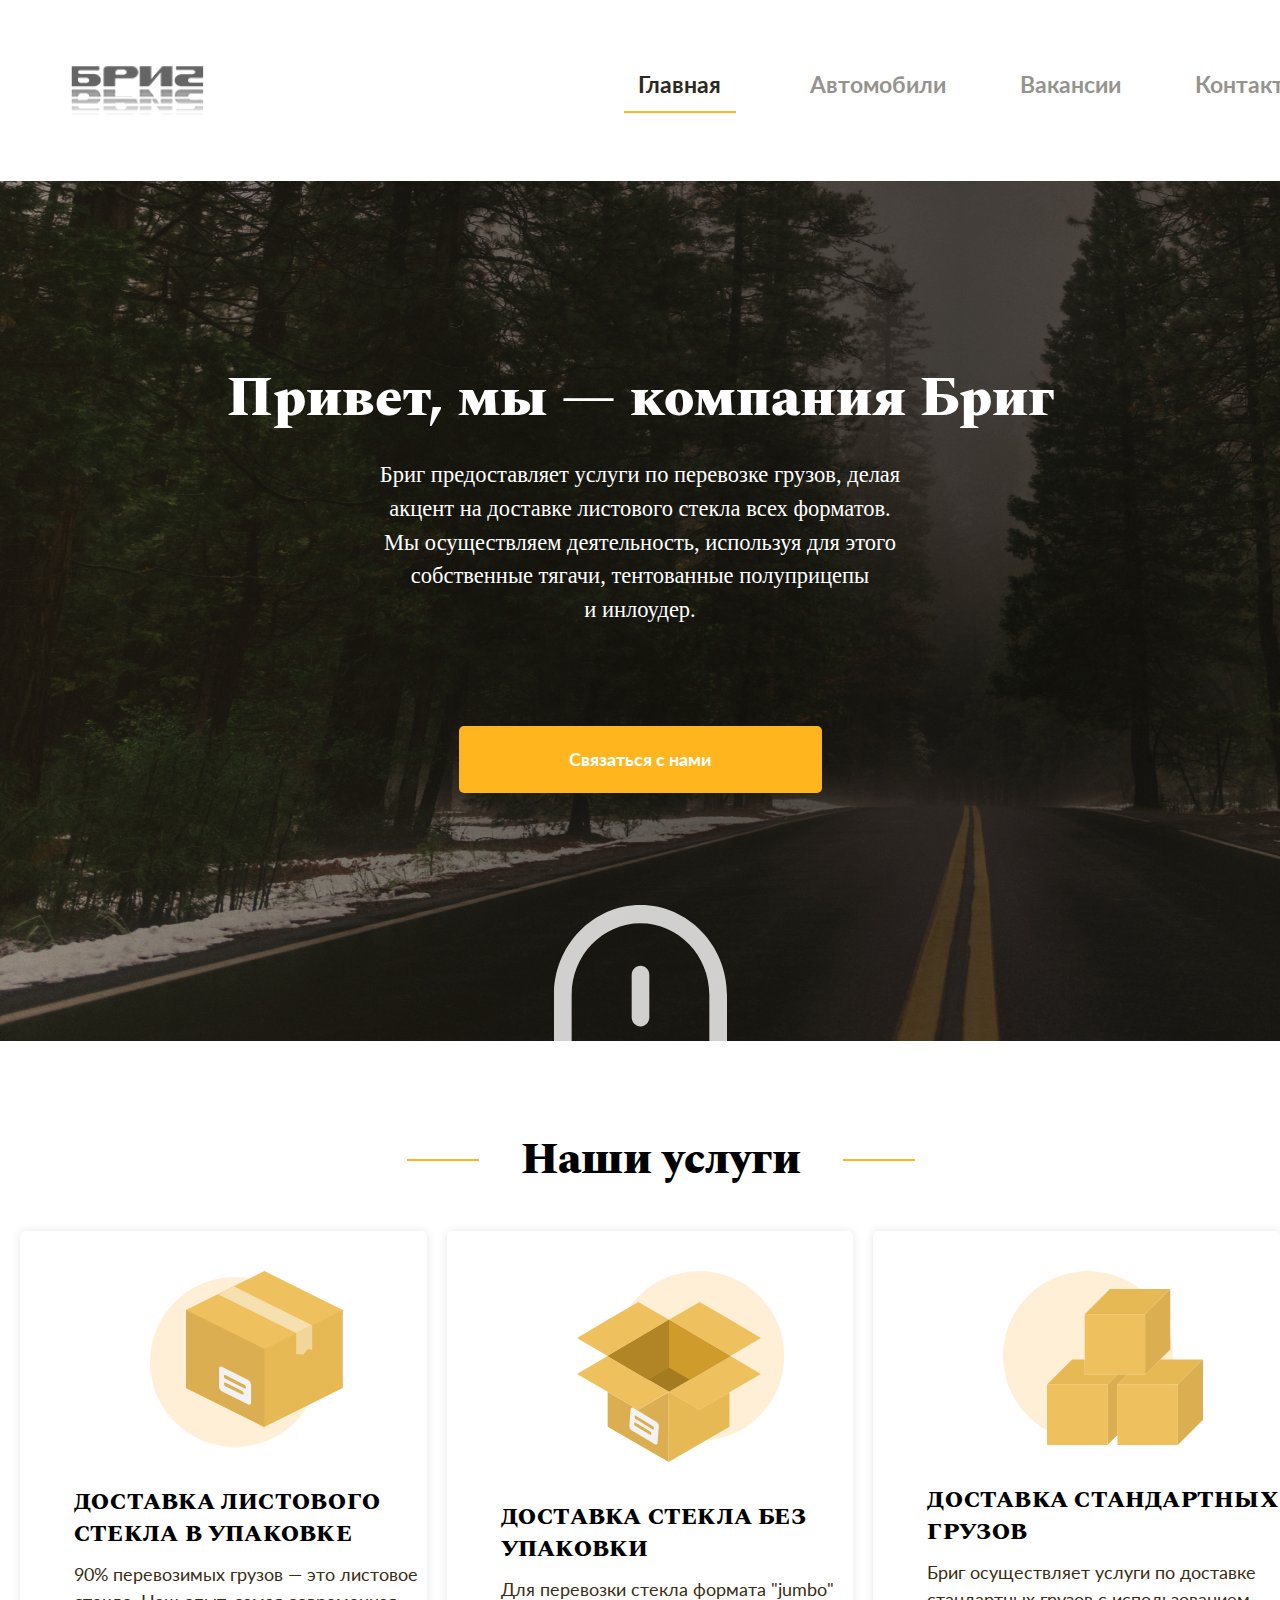
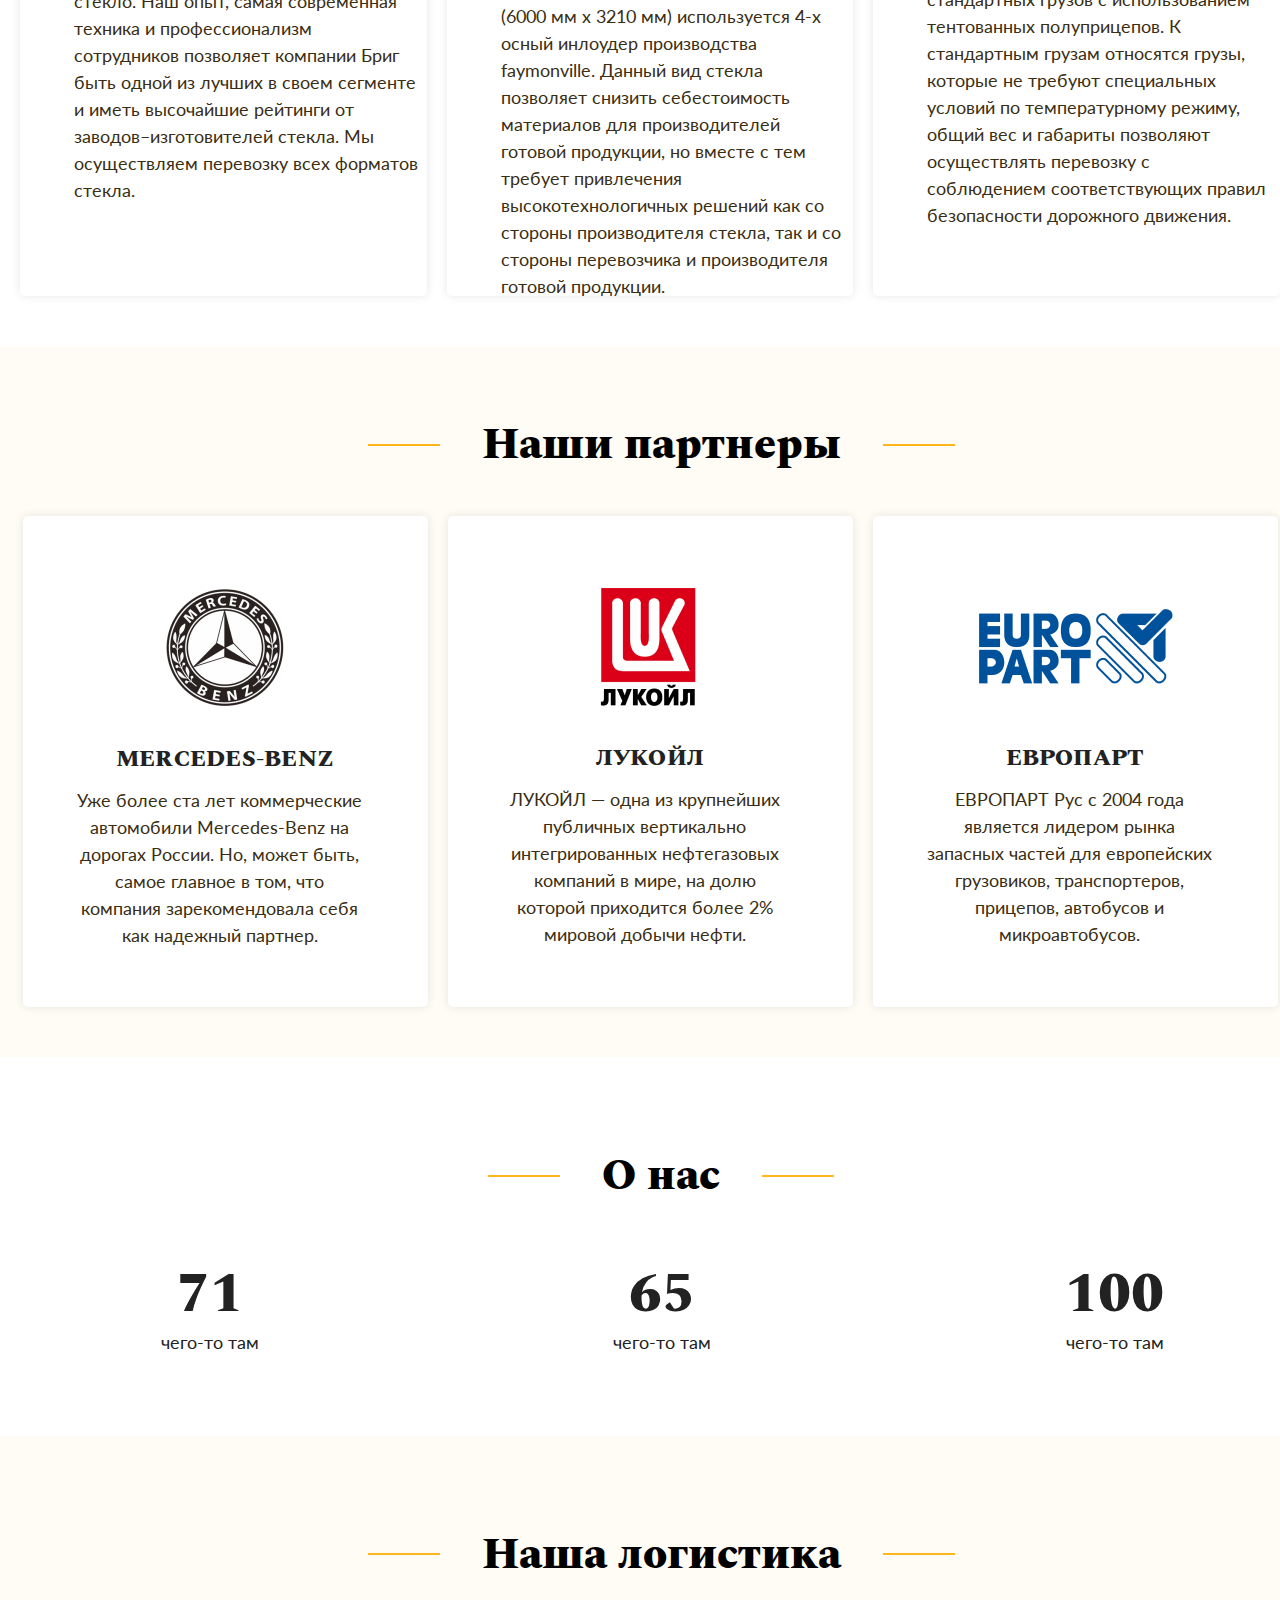
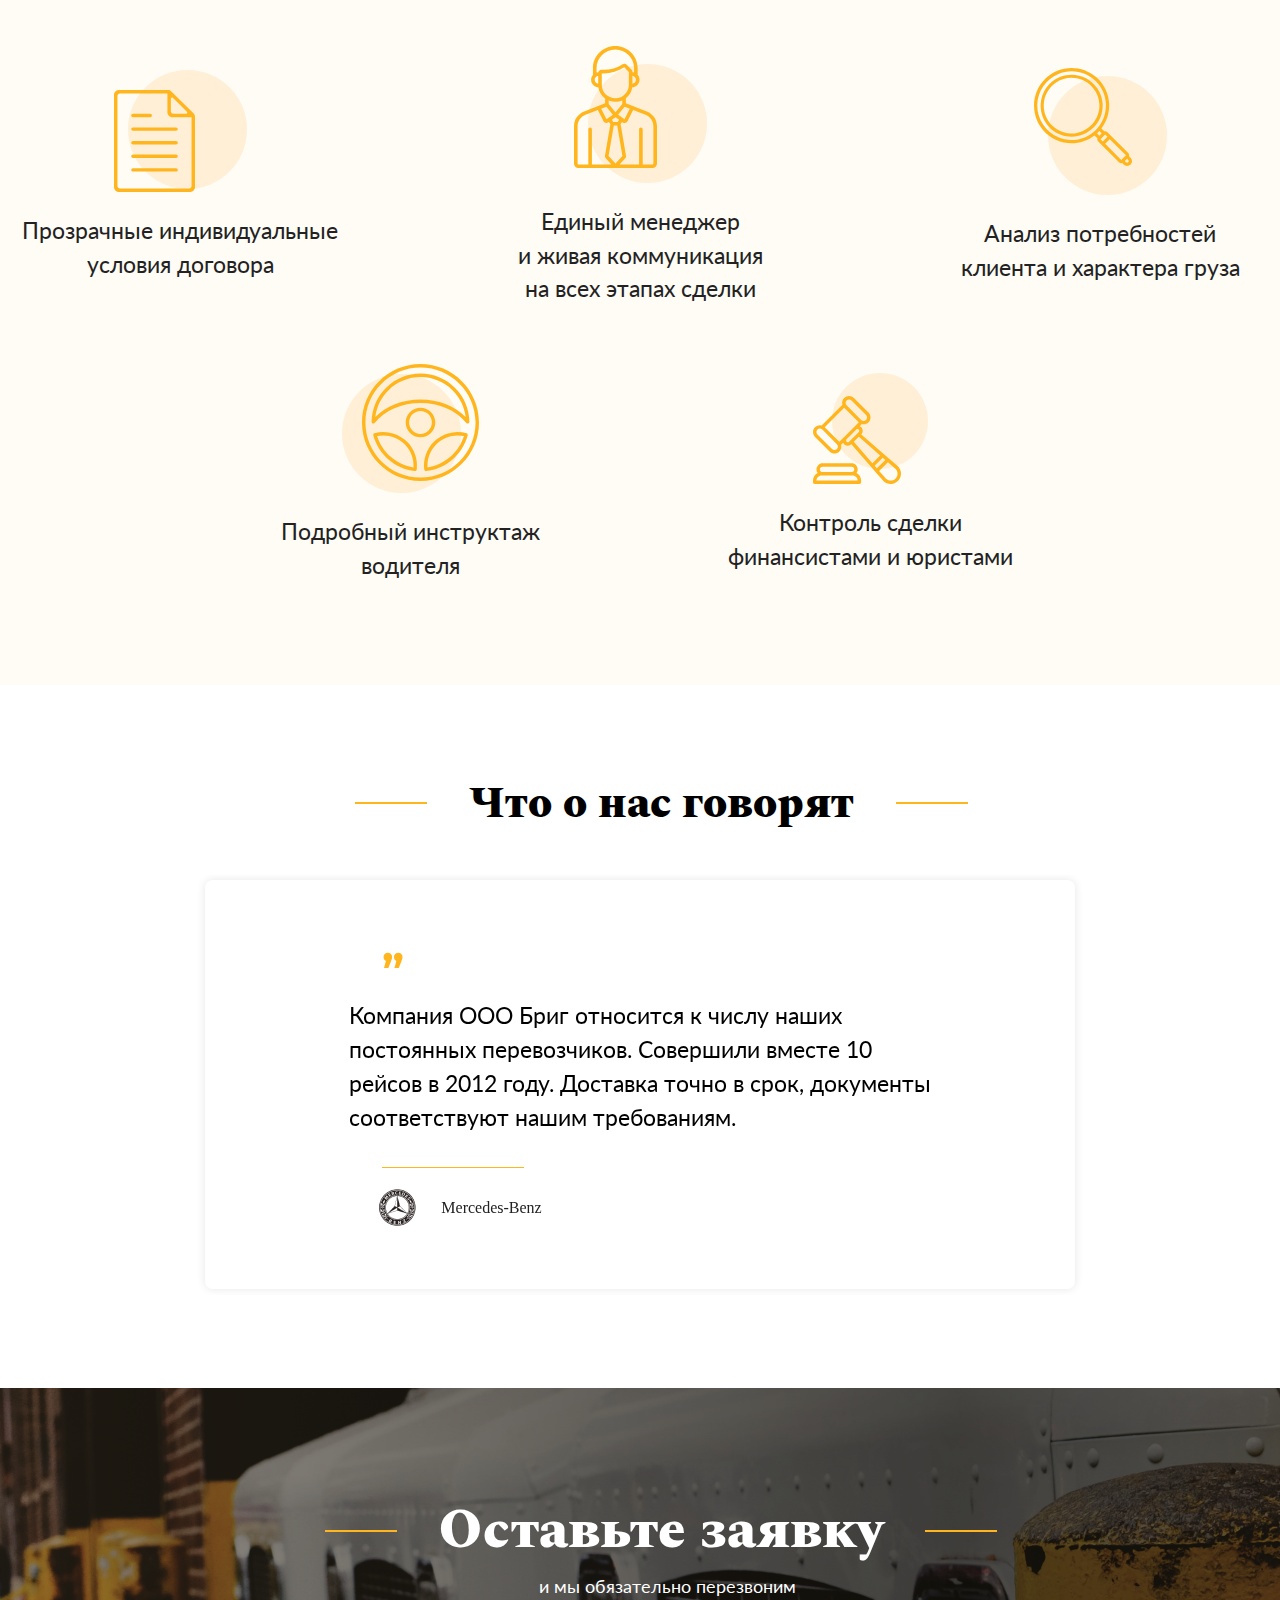
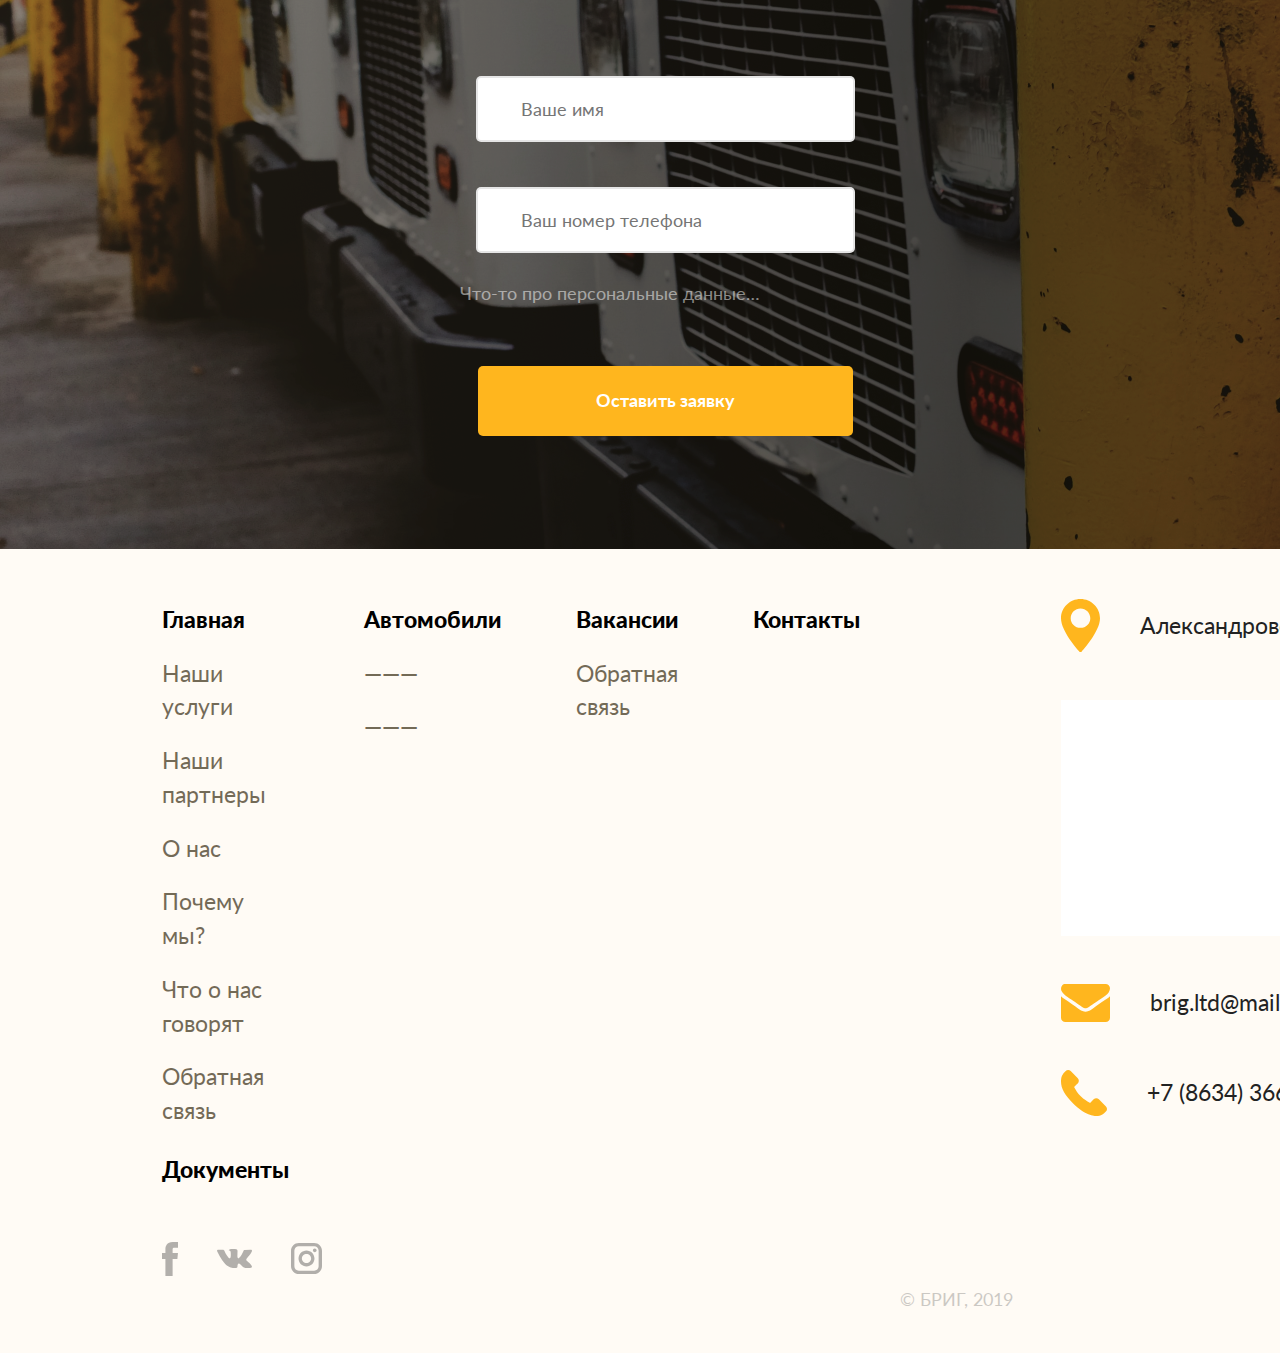
<file: index.html>
<!DOCTYPE html>
<html lang="ru">
<head>
	<meta charset="UTF-8">
	<meta name="viewport" content="width=device-width, initial-scale=1.0">
	<title>Brig</title>
	<link href="https://fonts.googleapis.com/css?family=Lato:400,700&display=swap" rel="stylesheet">
	<link href="https://fonts.googleapis.com/css?family=Spectral:400,800&display=swap" rel="stylesheet">
	<link rel="stylesheet" href="css/reset.css">
	<link rel="stylesheet" href="css/style.css">
	<link rel="stylesheet" href="css/swiper.min.css">
</head>
<body>
<header>

			<div class="nav">
			<img src="image/logo.png" alt="#" class="logo">
			<div class="menu-list">
				<div class="main-menu-link">
				<a href="#" class="menu-link">Главная</a>
				<div class="link-line"></div>
				</div>
				<a href="index2.html" class="menu-link menu-link1">Автомобили</a>
				<a href="index4.html" class="menu-link menu-link1">Вакансии</a>
				<a href="index5.html" class="menu-link menu-link1">Контакты</a>
			</div>
			<div class="menu-number">+7 (8634) 366-399</div>
		</div>
		<div class="container">
			<div class="header">
				<div class="header-title">Привет, мы — компания Бриг</div>
				<div class="header-subtitle">Бриг предоставляет услуги по перевозке грузов, делая<br> акцент на доставке листового стекла всех форматов.<br> Мы осуществляем деятельность, используя для этого<br> собственные тягачи, тентованные полуприцепы<br> и инлоудер.</div>
				<a href="" class="header-button">Связаться с нами</a>
				<div class="header-scroll">
					<img src="image/scroll.svg" alt="#" class="scroll">
					<span class="scroll-text">Из точки А в точку B</span>
				</div>
			</div>
		</div>
	
</header>
<main>
		<div class="main">
		<a name="services"></a>
			<div class="main-line"></div>
			<div class="main-title">Наши услуги</div>
			<div class="main-line"></div>
		</div>
	<div class="container">
		<div class="main-services">
			<div class="service-block">
				<img src="image/box1.svg" alt="#" class="service-image">
				<div class="service-title">ДОСТАВКА ЛИСТОВОГО<br> СТЕКЛА В УПАКОВКЕ</div>
				<div class="service-subtitle">90% перевозимых грузов — это листовое стекло. Наш опыт, самая современная техника и профессионализм сотрудников позволяет компании Бриг быть одной из лучших в своем сегменте и иметь высочайшие рейтинги от заводов–изготовителей стекла. Мы осуществляем перевозку всех форматов стекла.</div>
			</div>
			<div class="service-block">
				<img src="image/box2.svg" alt="#" class="service-image" >
				<div class="service-title">ДОСТАВКА СТЕКЛА БЕЗ УПАКОВКИ</div>
				<div class="service-subtitle">Для перевозки стекла формата "jumbo" (6000 мм х 3210 мм) используется 4-х осный инлоудер производства faymonville. Данный вид стекла позволяет снизить себестоимость материалов для производителей готовой продукции, но вместе с тем требует привлечения высокотехнологичных решений как со стороны производителя стекла, так и со стороны перевозчика и производителя готовой продукции.</div>
			</div>
			<div class="service-block">
				<img src="image/box3.svg" alt="#" class="service-image">
				<div class="service-title">ДОСТАВКА СТАНДАРТНЫХ ГРУЗОВ</div>
				<div class="service-subtitle">Бриг осуществляет услуги по доставке стандартных грузов с использованием тентованных полуприцепов. 
К стандартным грузам относятся грузы, которые не требуют специальных условий по температурному режиму, общий вес и габариты позволяют осуществлять перевозку с соблюдением соответствующих правил безопасности дорожного движения.</div>
			</div>
		</div>
	</div>

	
	<div class="partners">
		<div class="main main1">
		<a name="partners"></a>
			<div class="main-line"></div>
			<div class="main-title">Наши партнеры</div>
			<div class="main-line"></div>
		</div>
	<div class="container">
	<div class="main-partners">
		<div class="partner-block">
			<img src="image/partner-logo-1.png" alt="#" class="partner-logo">
			<div class="partner-title">MERCEDES-BENZ</div>
			<div class="partner-subtitle">Уже более ста лет коммерческие автомобили Mercedes-Benz 
на дорогах России. Но, может быть, самое главное в том, что компания зарекомендовала себя как надежный партнер.</div>
		</div>
		<div class="partner-block">
			<img src="image/partner-logo-2.png" alt="#" class="partner-logo">	
			<div class="partner-title">ЛУКОЙЛ</div>
			<div class="partner-subtitle">ЛУКОЙЛ — одна из крупнейших публичных вертикально интегрированных нефтегазовых компаний в мире, на долю которой приходится более 2% мировой добычи нефти.</div>
		</div>
		<div class="partner-block">
			<img src="image/partner-logo-3.png" alt="#" class="partner-logo1">
			<div class="partner-title">ЕВРОПАРТ</div>
			<div class="partner-subtitle">ЕВРОПАРТ Рус с 2004 года является лидером рынка запасных частей для европейских грузовиков, транспортеров, прицепов, автобусов и микроавтобусов. </div>
		</div>
		</div>
	</div>
	</div>

	<div class="main">
	<a name="us"></a>
		<div class="main-line"></div>
		<div class="main-title">О нас</div>
		<div class="main-line"></div>
	</div>
	<div class="container">
		<div class="main-about-us">
			<div class="main-percentage">
				<div class="percantage">71</div>
				<div class="title-percantage">чего-то там</div>
			</div>
			<div class="main-percentage">
				<div class="percantage">65</div>
				<div class="title-percantage">чего-то там</div>
			</div>
			<div class="main-percentage">
				<div class="percantage">100</div>
				<div class="title-percantage">чего-то там</div>
			</div>
		</div>
	</div>



	<div class="logistic">
	<div class="main main2">
	<a name="logistics"></a>
		<div class="main-line"></div>
		<div class="main-title">Наша логистика</div>
		<div class="main-line"></div>
	</div>
	<div class="container">
		<div class="logistic-block">
			<div class="logistic-logo">
				<img src="image/logistic1.svg" alt="#" class="logistic-image">
				<div class="logistic-title">Прозрачные индивидуальные<br> условия договора</div>
			</div>
			<div class="logistic-logo">
				<img src="image/logistic2.svg" alt="#" class="logistic-image">
				<div class="logistic-title">Единый менеджер<br> и живая коммуникация<br> на всех этапах сделки</div>
			</div>
			<div class="logistic-logo">
				<img src="image/logistic3.svg" alt="#" class="logistic-image">
				<div class="logistic-title">Анализ потребностей<br> клиента и характера груза</div>
			</div>		
		</div>

		<div class="logistic-block">
			<div class="logistic-logo">
				<img src="image/logistic4.svg" alt="#" class="logistic-image">
				<div class="logistic-title">Подробный инструктаж<br> водителя</div>
			</div>
			<div class="logistic-logo">
				<img src="image/logistic5.svg" alt="#" class="logistic-image">
				<div class="logistic-title">Контроль сделки<br> финансистами и юристами</div>
			</div>
		</div>
		</div>
	</div>

	<div class="main main3">
	<a name="swiper"></a>
		<div class="main-line"></div>
		<div class="main-title">Что о нас говорят</div>
		<div class="main-line"></div>
	</div>
	<div class="swiper">
	<div class="swiper-container">
    <div class="swiper-wrapper">
        <div class="swiper-slide">
        <div class="review">
	<div class="review-block">
		<img src="image/review.svg" alt="#" class="review-image">
		<div class="discription">Компания ООО Бриг относится к числу наших<br> постоянных перевозчиков. Совершили вместе 10<br> рейсов в 2012 году. Доставка точно в срок, документы<br> соответствуют нашим требованиям.</div>
		<div class="review-line"></div>
		<div class="review-logotype">
			<img src="image/review-logo.png" alt="#" class="review-logo">
			<div class="logo-title">Mercedes-Benz</div>
		</div>
	</div>
		</div>
		</div>
    </div>
	</div>
</div>

<div class="feedback">
<div class="main main4">
  <div class="h1">
  <a name="feedbacks"></a>
	<div class="main-line"></div>
	<div class="main-title main-title2">Оставьте заявку</div>
	<div class="main-line"></div>
  </div>
  <div class="h2">и мы обязательно перезвоним</div>
</div>
 <div class="container">
 	<div class="feedback-contact">
 		<input class="input_name" data-name="name" id="name-3" maxlength="256" name="name" placeholder="Ваше имя" required="required" type="text">
 		<input class="input_phone" data-name="phone" id="phone" maxlength="256" name="phone" placeholder="Ваш номер телефона" required="required" type="text">
 		<div class="feedback-information">Что-то про персональные данные…</div>
 		<a href="#" class="feedback-button">Оставить заявку</a>
	</div>
 </div>
</div>

</main>


<footer>
	<div class="container">
	<div class="footer">
		<div class="footer-block">
		<div class="footer-links">
			<div class="footer-link">
				<div class="main-link main-link1">Главная</div>
				<a href="#services" class="footer-discription">Наши услуги</a>
				<a href="#partners" class="footer-discription">Наши партнеры</a>
				<a href="#us" class="footer-discription">О нас</a>
				<a href="#logistics" class="footer-discription">Почему мы?</a>
				<a href="#swiper" class="footer-discription">Что о нас говорят</a>
				<a href="#feedbacks" class="footer-discription">Обратная связь</a>
				<div class="main-link">Документы</div>
			</div>
			<div class="footer-link footer-link1">
				<div class="main-link main-link1">Автомобили</div>
				<a href="#" class="footer-discription">———</a>
				<a href="#" class="footer-discription">———</a>
			</div>
			<div class="footer-link footer-link1">
				<div class="main-link main-link1">Вакансии</div>
				<a href="#" class="footer-discription">Обратная связь</a>
			</div>
			<div class="footer-link footer-link1">
				<div class="main-link main-link1">Контакты</div>
			</div>
			</div>
		<div class="footer-feedback">
			<a href="#" class="footer-social"><img src="image/Fb.svg" alt="#" ></a>
			<a href="#" class="footer-social"><img src="image/Vk.svg" alt="#" ></a>
			<a href="#" class="footer-social"><img src="image/Inst.svg" alt="#" ></a>
		</div>
		</div>
		<div class="footer-contacts">
			<div class="footer-contact">
				<img src="image/footer-image1.svg" alt="#" class="footer-image">
				<div class="footer-adress">Александровская 128, Таганрог</div>
			</div>
			<div class="block-map">
				<img src="image/map-image.svg" alt="#" class="map-image">
			</div>
			<div class="footer-contact">
				<img src="image/footer-image2.svg" alt="#" class="footer-image">
				<div class="footer-adress">brig.ltd@mail.ru</div>
			</div>
			<div class="footer-contact">
				<img src="image/footer-image3.svg" alt="#" class="footer-image">
				<div class="footer-adress">+7 (8634) 366-399</div>
			</div>
		</div>
		</div>
		<div class="footer">
		<div class="footer-copyright">© БРИГ, 2019</div>
		</div>
	</div>
</footer>


<script src="js/swiper.min.js"></script>
<script src="js/main.js"></script>

</body>
</html>
</file>
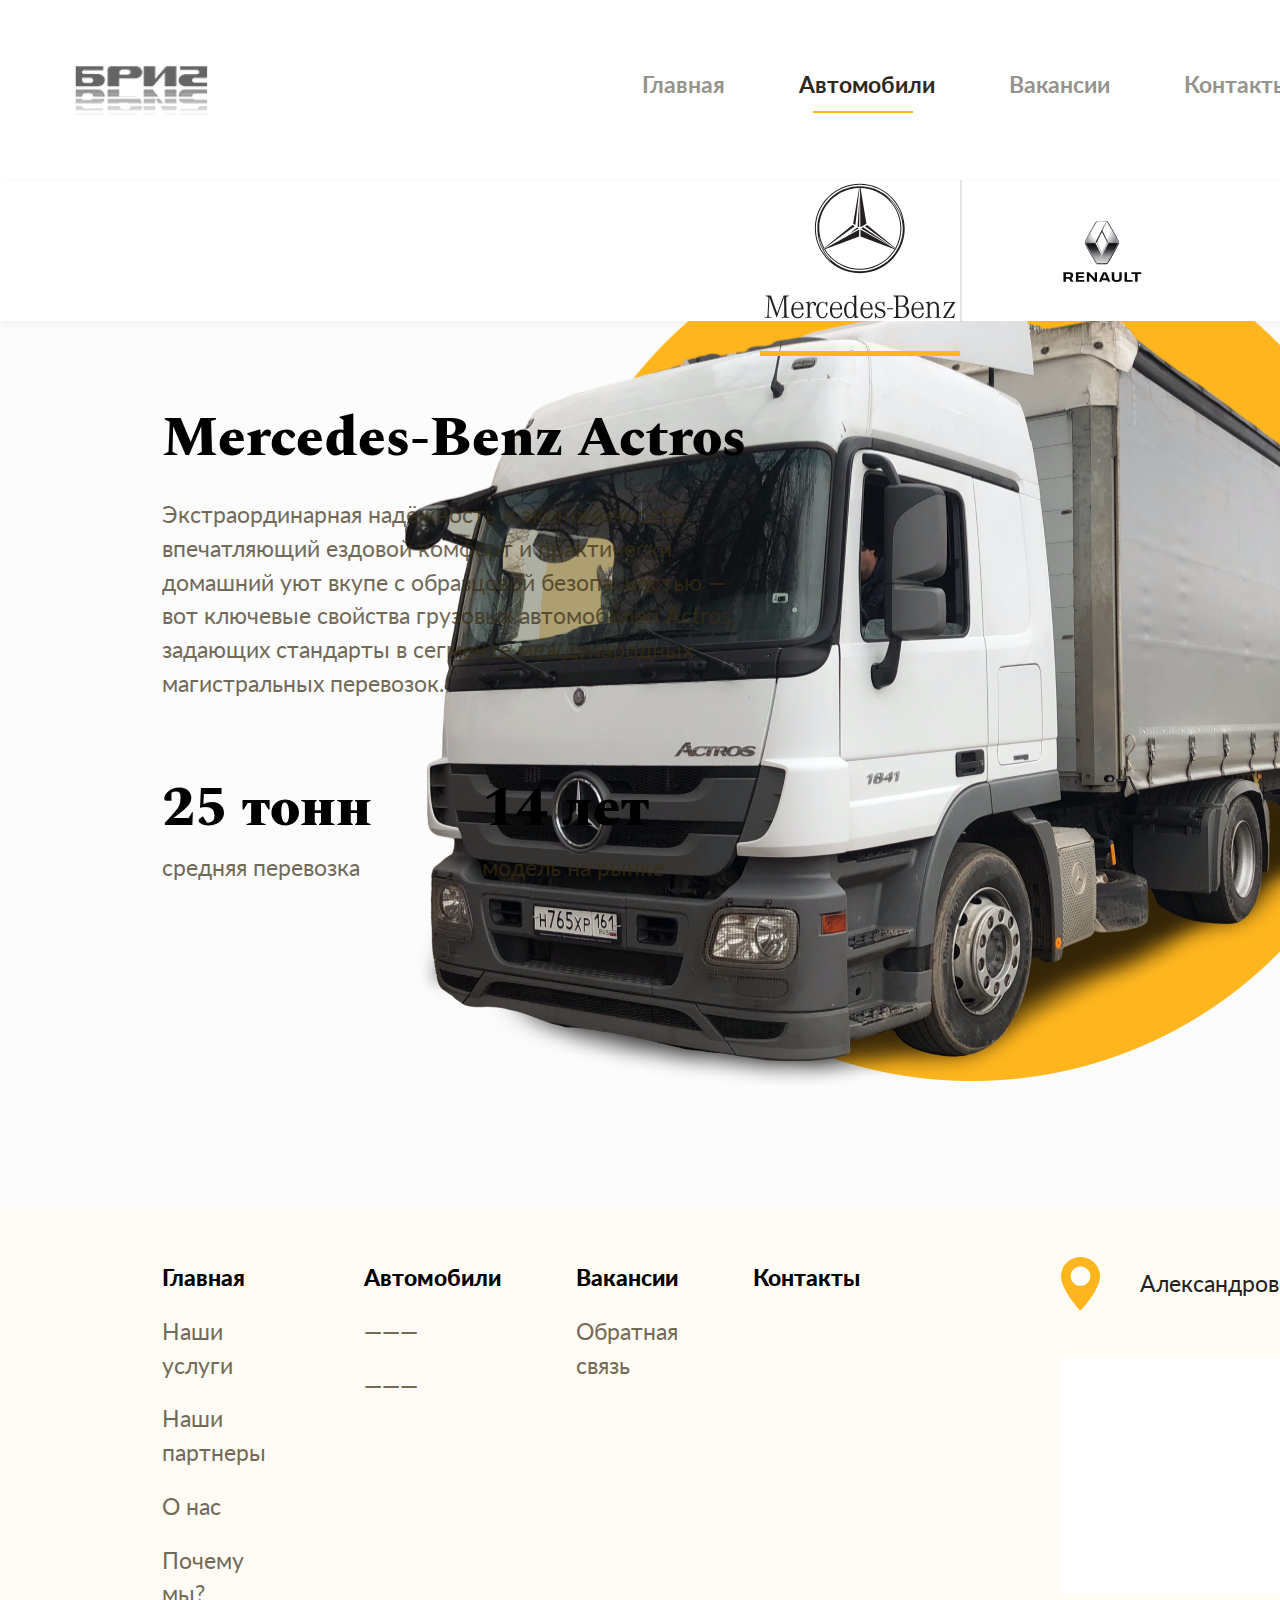
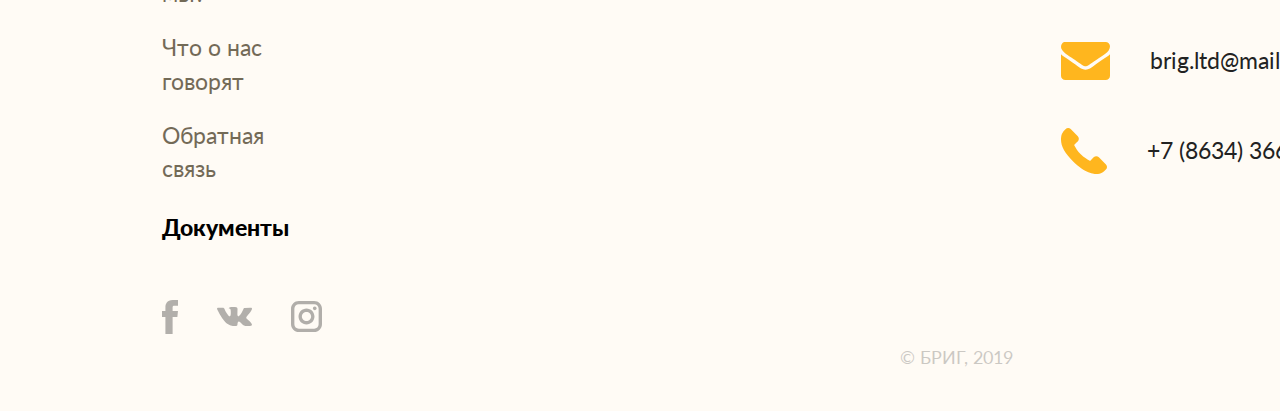
<file: index2.html>
<!DOCTYPE html>
<html lang="ru">
<head>
	<meta charset="UTF-8">
	<meta name="viewport" content="width=device-width, initial-scale=1.0">
	<title>Brig</title>
	<link href="https://fonts.googleapis.com/css?family=Lato:400,700&display=swap" rel="stylesheet">
	<link href="https://fonts.googleapis.com/css?family=Spectral:400,800&display=swap" rel="stylesheet">
	<link rel="stylesheet" href="css/reset.css">
	<link rel="stylesheet" href="css/style2.css">
</head>
<body>
<header>
	<div class="container">
	<div class="header">
	<div class="nav">
		<img src="image/logo.png" alt="#" class="logo">
		<div class="menu-list">
			<a href="index.html" class="menu-link menu-link1">Главная</a>
			<div class="main-menu-link">
			<a href="#" class="menu-link">Автомобили</a>
			<div class="link-line"></div>
			</div>
			<a href="index4.html" class="menu-link menu-link1">Вакансии</a>
			<a href="index5.html" class="menu-link menu-link1">Контакты</a>
		</div>
		<div class="menu-number">+7 (8634) 366-399</div>
	</div>
	<div class="header-block">
		<a href="#" class="mercedes-block">
			<img src="image/mercedes.svg" alt="#" class="mercedes-image">
				<div class="mercedes-line"></div>
		</a>
		<div class="header-line"></div>
		<a href="index3.html" class="renault-block">
			<img src="image/renault.svg" alt="#" class="renault-image">
		</a>
	</div>
	</div>
	</div>
</header>

<main>
	<div class="container">
	<div class="main-contect">
		<div class="main-title">Mercedes-Benz Actros</div>
		<div class="main-discription">Экстраординарная надёжность и экономичность,<br> впечатляющий ездовой комфорт и практически<br> домашний уют вкупе с образцовой безопасностью —<br> вот ключевые свойства грузовых автомобилей Actros,<br> задающих стандарты в сегменте международных<br> магистральных перевозок.</div>
		<div class="main-statistic">
			<div class="statistic">
				<div class="statistic-title">25 тонн</div>
				<div class="statistic-subtitle">средняя перевозка</div>
			</div>
			<div class="statistic">
				<div class="statistic-title">14 лет</div>
				<div class="statistic-subtitle">модель на рынке</div>
			</div>
		</div>
	</div>
	</div>
</main>

<footer>
	<div class="container">
	<div class="footer">
		<div class="footer-block">
		<div class="footer-links">
			<div class="footer-link">
				<div class="main-link main-link1">Главная</div>
				<a href="#services" class="footer-discription">Наши услуги</a>
				<a href="#partners" class="footer-discription">Наши партнеры</a>
				<a href="#us" class="footer-discription">О нас</a>
				<a href="#logistics" class="footer-discription">Почему мы?</a>
				<a href="#swiper" class="footer-discription">Что о нас говорят</a>
				<a href="#feedbacks" class="footer-discription">Обратная связь</a>
				<div class="main-link">Документы</div>
			</div>
			<div class="footer-link footer-link1">
				<div class="main-link main-link1">Автомобили</div>
				<a href="#" class="footer-discription">———</a>
				<a href="#" class="footer-discription">———</a>
			</div>
			<div class="footer-link footer-link1">
				<div class="main-link main-link1">Вакансии</div>
				<a href="#" class="footer-discription">Обратная связь</a>
			</div>
			<div class="footer-link footer-link1">
				<div class="main-link main-link1">Контакты</div>
			</div>
			</div>
		<div class="footer-feedback">
			<a href="#" class="footer-social"><img src="image/Fb.svg" alt="#" ></a>
			<a href="#" class="footer-social"><img src="image/Vk.svg" alt="#" ></a>
			<a href="#" class="footer-social"><img src="image/Inst.svg" alt="#" ></a>
		</div>
		</div>
		<div class="footer-contacts">
			<div class="footer-contact">
				<img src="image/footer-image1.svg" alt="#" class="footer-image">
				<div class="footer-adress">Александровская 128, Таганрог</div>
			</div>
			<div class="block-map">
				<img src="image/map-image.svg" alt="#" class="map-image">
			</div>
			<div class="footer-contact">
				<img src="image/footer-image2.svg" alt="#" class="footer-image">
				<div class="footer-adress">brig.ltd@mail.ru</div>
			</div>
			<div class="footer-contact">
				<img src="image/footer-image3.svg" alt="#" class="footer-image">
				<div class="footer-adress">+7 (8634) 366-399</div>
			</div>
		</div>
		</div>
		<div class="footer">
		<div class="footer-copyright">© БРИГ, 2019</div>
		</div>
	</div>
</footer>
</body>
</file>
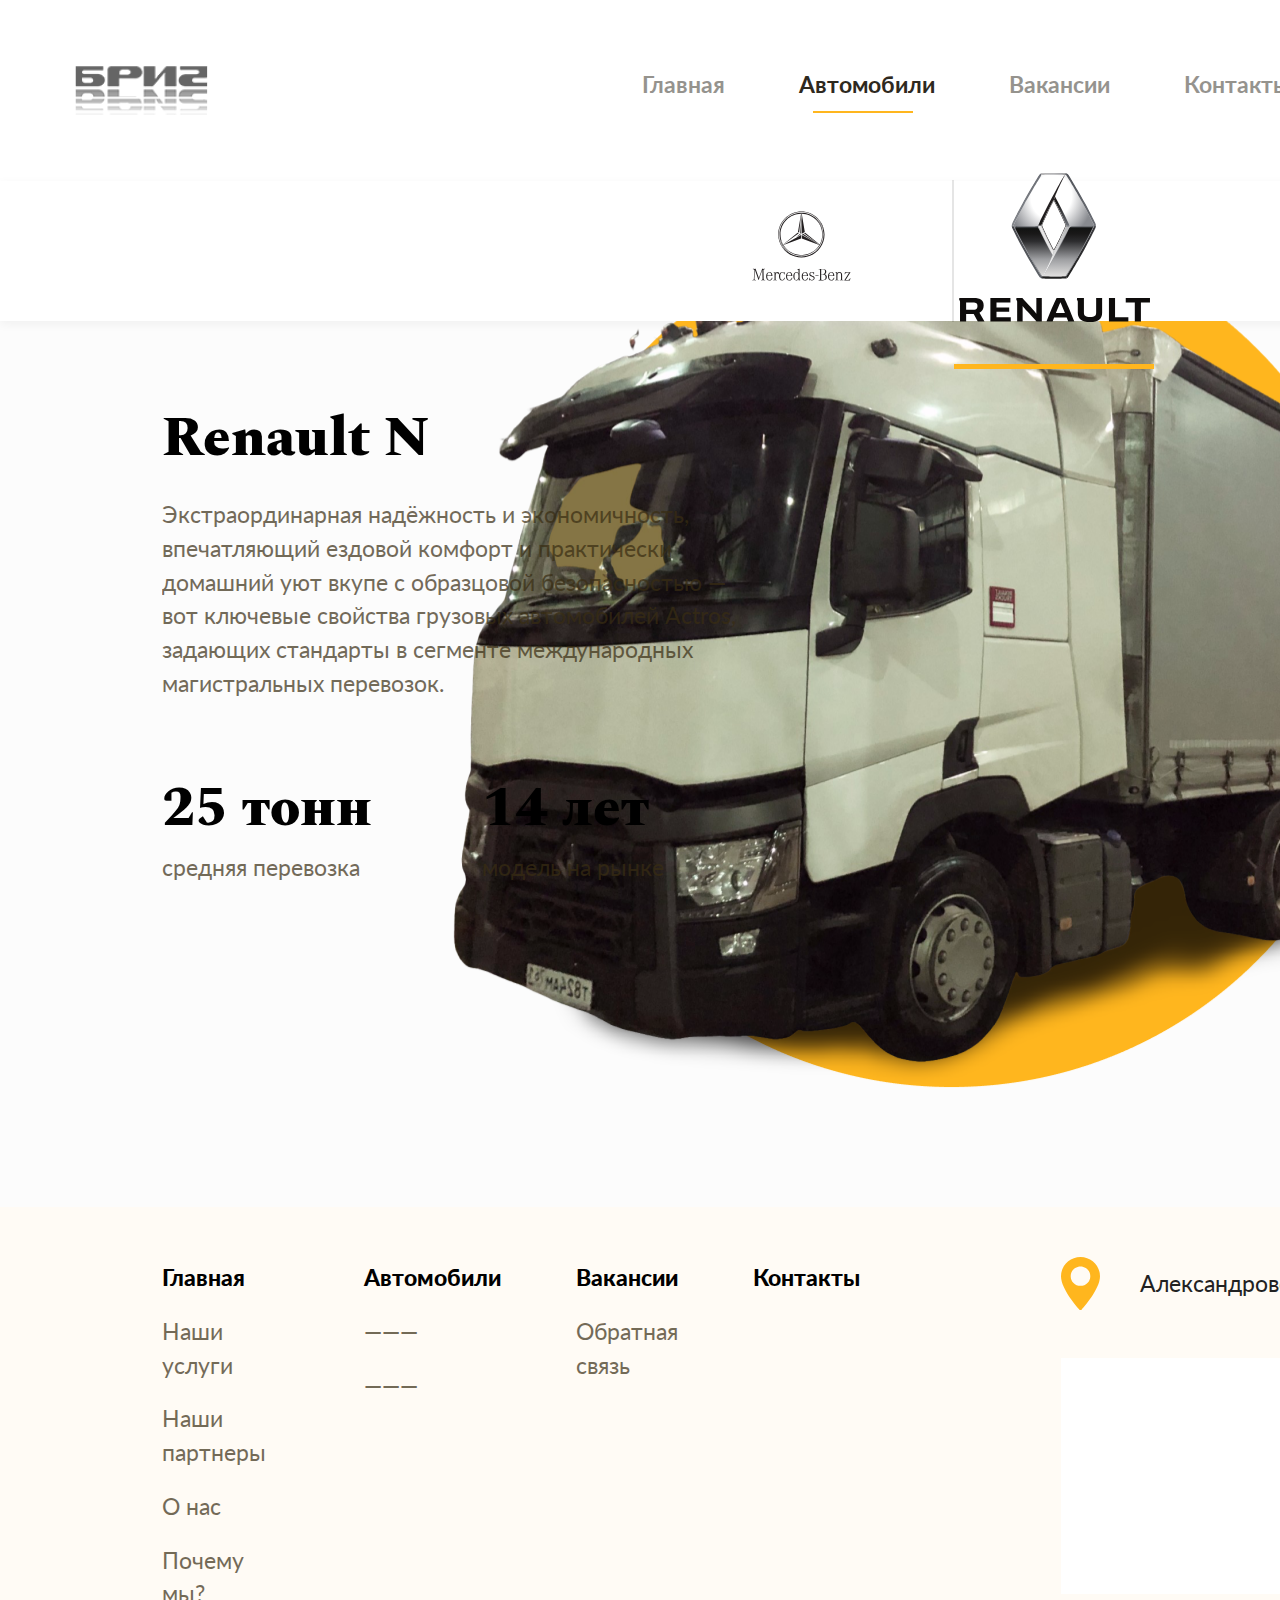
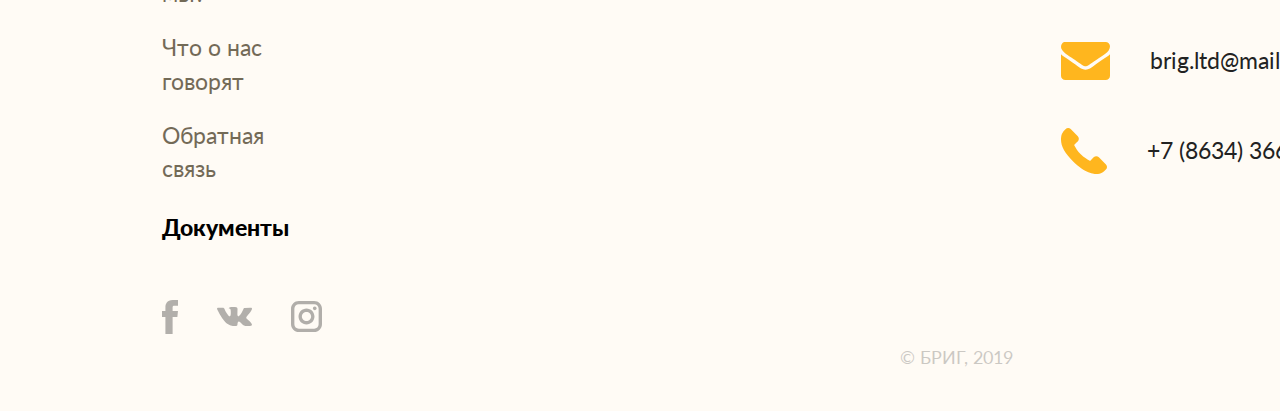
<file: index3.html>
<!DOCTYPE html>
<html lang="ru">
<head>
	<meta charset="UTF-8">
	<meta name="viewport" content="width=device-width, initial-scale=1.0">
	<title>Brig</title>
	<link href="https://fonts.googleapis.com/css?family=Lato:400,700&display=swap" rel="stylesheet">
	<link href="https://fonts.googleapis.com/css?family=Spectral:400,800&display=swap" rel="stylesheet">
	<link rel="stylesheet" href="css/reset.css">
	<link rel="stylesheet" href="css/style3.css">
</head>
<body>
<header>
	<div class="container">
	<div class="header">
	<div class="nav">
		<img src="image/logo.png" alt="#" class="logo">
		<div class="menu-list">
			<a href="index.html" class="menu-link menu-link1">Главная</a>
			<div class="main-menu-link">
			<a href="#" class="menu-link">Автомобили</a>
			<div class="link-line"></div>
			</div>
			<a href="index4.html" class="menu-link menu-link1">Вакансии</a>
			<a href="index5.html" class="menu-link menu-link1">Контакты</a>
		</div>
		<div class="menu-number">+7 (8634) 366-399</div>
	</div>
	<div class="header-block">
		<a href="index2.html" class="mercedes-block">
			<img src="image/mercedes.svg" alt="#" class="mercedes-image">
		</a>
		<div class="header-line"></div>
		<a href="#" class="mercedes-block">
			<img src="image/renault.svg" alt="#" class="renault-image">
			<div class="mercedes-line"></div>
		</a>
	</div>
	</div>
	</div>
</header>

<main>
	<div class="container">
	<div class="main">
		<div class="main-title">Renault N</div>
		<div class="main-discription">Экстраординарная надёжность и экономичность,<br> впечатляющий ездовой комфорт и практически<br> домашний уют вкупе с образцовой безопасностью —<br> вот ключевые свойства грузовых автомобилей Actros,<br> задающих стандарты в сегменте международных<br> магистральных перевозок.</div>
		<div class="main-statistic">
			<div class="statistic">
				<div class="statistic-title">25 тонн</div>
				<div class="statistic-subtitle">средняя перевозка</div>
			</div>
			<div class="statistic">
				<div class="statistic-title">14 лет</div>
				<div class="statistic-subtitle">модель на рынке</div>
			</div>
		</div>
	</div>
	</div>
</main>

<footer>
	<div class="container">
	<div class="footer">
		<div class="footer-block">
		<div class="footer-links">
			<div class="footer-link">
				<div class="main-link main-link1">Главная</div>
				<a href="#services" class="footer-discription">Наши услуги</a>
				<a href="#partners" class="footer-discription">Наши партнеры</a>
				<a href="#us" class="footer-discription">О нас</a>
				<a href="#logistics" class="footer-discription">Почему мы?</a>
				<a href="#swiper" class="footer-discription">Что о нас говорят</a>
				<a href="#feedbacks" class="footer-discription">Обратная связь</a>
				<div class="main-link">Документы</div>
			</div>
			<div class="footer-link footer-link1">
				<div class="main-link main-link1">Автомобили</div>
				<a href="#" class="footer-discription">———</a>
				<a href="#" class="footer-discription">———</a>
			</div>
			<div class="footer-link footer-link1">
				<div class="main-link main-link1">Вакансии</div>
				<a href="#" class="footer-discription">Обратная связь</a>
			</div>
			<div class="footer-link footer-link1">
				<div class="main-link main-link1">Контакты</div>
			</div>
			</div>
		<div class="footer-feedback">
			<a href="#" class="footer-social"><img src="image/Fb.svg" alt="#" ></a>
			<a href="#" class="footer-social"><img src="image/Vk.svg" alt="#" ></a>
			<a href="#" class="footer-social"><img src="image/Inst.svg" alt="#" ></a>
		</div>
		</div>
		<div class="footer-contacts">
			<div class="footer-contact">
				<img src="image/footer-image1.svg" alt="#" class="footer-image">
				<div class="footer-adress">Александровская 128, Таганрог</div>
			</div>
			<div class="block-map">
				<img src="image/map-image.svg" alt="#" class="map-image">
			</div>
			<div class="footer-contact">
				<img src="image/footer-image2.svg" alt="#" class="footer-image">
				<div class="footer-adress">brig.ltd@mail.ru</div>
			</div>
			<div class="footer-contact">
				<img src="image/footer-image3.svg" alt="#" class="footer-image">
				<div class="footer-adress">+7 (8634) 366-399</div>
			</div>
		</div>
		</div>
		<div class="footer">
		<div class="footer-copyright">© БРИГ, 2019</div>
		</div>
	</div>
</footer>
</body>
</file>
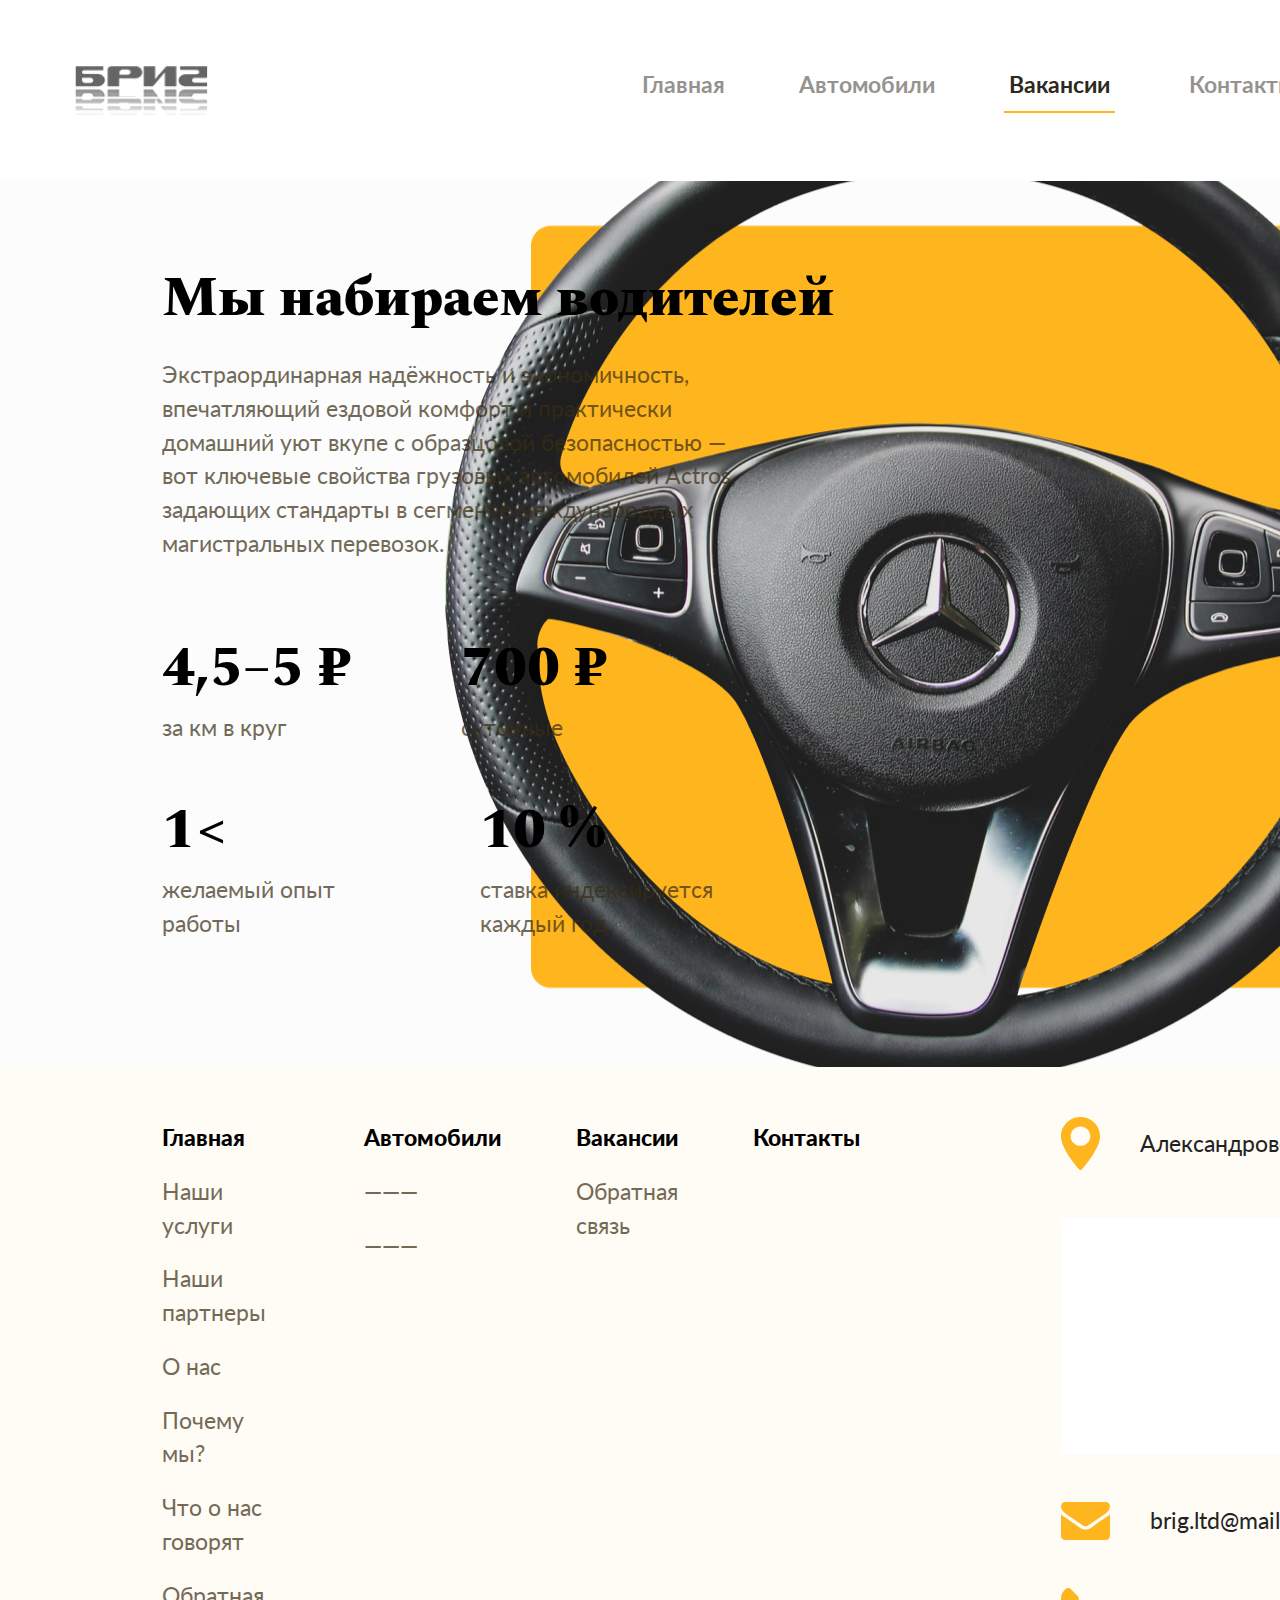
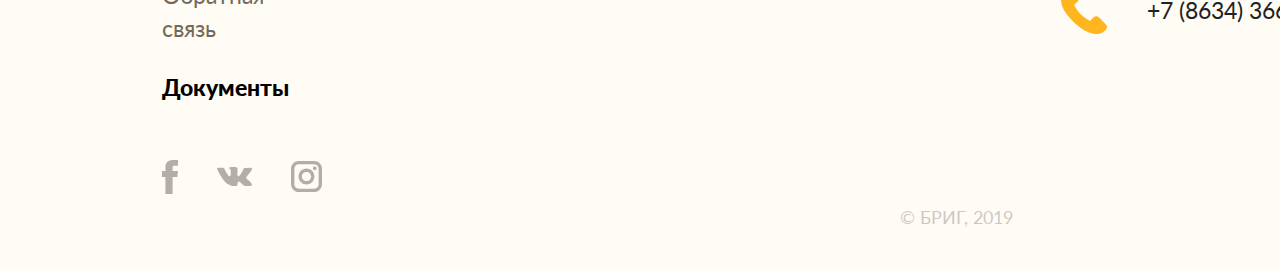
<file: index4.html>
<!DOCTYPE html>
<html lang="ru">
<head>
	<meta charset="UTF-8">
	<meta name="viewport" content="width=device-width, initial-scale=1.0">
	<title>Brig</title>
	<link href="https://fonts.googleapis.com/css?family=Lato:400,700&display=swap" rel="stylesheet">
	<link href="https://fonts.googleapis.com/css?family=Spectral:400,800&display=swap" rel="stylesheet">
	<link rel="stylesheet" href="css/reset.css">
	<link rel="stylesheet" href="css/style4.css">
</head>
<body>
<header>
	<div class="container">
	<div class="header">
	<div class="nav">
		<img src="image/logo.png" alt="#" class="logo">
		<div class="menu-list">
			<a href="index.html" class="menu-link menu-link1">Главная</a>
			<a href="index2.html" class="menu-link menu-link1">Автомобили</a>
			<div class="main-menu-link">
			<a href="#" class="menu-link">Вакансии</a>
			<div class="link-line"></div>
			</div>
			<a href="index5.html" class="menu-link menu-link1">Контакты</a>
		</div>
		<div class="menu-number">+7 (8634) 366-399</div>
	</div>
	</div>
	</div>
</header>

<main>
	<div class="container">
	<div class="main-contect">
		<div class="main-title">Мы набираем водителей</div>
		<div class="main-discription">Экстраординарная надёжность и экономичность,<br> впечатляющий ездовой комфорт и практически<br> домашний уют вкупе с образцовой безопасностью —<br> вот ключевые свойства грузовых автомобилей Actros,<br> задающих стандарты в сегменте международных<br> магистральных перевозок.</div>
		<div class="main-statistic">
			<div class="statistic-block">
			<div class="statistic">
				<div class="statistic-title">4,5–5 ₽</div>
				<div class="statistic-subtitle">за км в круг</div>
			</div>
			<div class="statistic">
				<div class="statistic-title">700 ₽</div>
				<div class="statistic-subtitle">суточные</div>
			</div>
			</div>
			<div class="statistic-block statistic-block1">
			<div class="statistic">
				<div class="statistic-title">1<</div>
				<div class="statistic-subtitle">желаемый опыт<br> работы</div>
			</div>
			<div class="statistic statistic1">
				<div class="statistic-title">10 %</div>
				<div class="statistic-subtitle">ставка индексируется<br> каждый год</div>
			</div>
			</div>
		</div>
	</div>
	</div>
	</div>
</main>

<footer>
	<div class="container">
	<div class="footer">
		<div class="footer-block">
		<div class="footer-links">
			<div class="footer-link">
				<div class="main-link main-link1">Главная</div>
				<a href="#services" class="footer-discription">Наши услуги</a>
				<a href="#partners" class="footer-discription">Наши партнеры</a>
				<a href="#us" class="footer-discription">О нас</a>
				<a href="#logistics" class="footer-discription">Почему мы?</a>
				<a href="#swiper" class="footer-discription">Что о нас говорят</a>
				<a href="#feedbacks" class="footer-discription">Обратная связь</a>
				<div class="main-link">Документы</div>
			</div>
			<div class="footer-link footer-link1">
				<div class="main-link main-link1">Автомобили</div>
				<a href="#" class="footer-discription">———</a>
				<a href="#" class="footer-discription">———</a>
			</div>
			<div class="footer-link footer-link1">
				<div class="main-link main-link1">Вакансии</div>
				<a href="#" class="footer-discription">Обратная связь</a>
			</div>
			<div class="footer-link footer-link1">
				<div class="main-link main-link1">Контакты</div>
			</div>
			</div>
		<div class="footer-feedback">
			<a href="#" class="footer-social"><img src="image/Fb.svg" alt="#" ></a>
			<a href="#" class="footer-social"><img src="image/Vk.svg" alt="#" ></a>
			<a href="#" class="footer-social"><img src="image/Inst.svg" alt="#" ></a>
		</div>
		</div>
		<div class="footer-contacts">
			<div class="footer-contact">
				<img src="image/footer-image1.svg" alt="#" class="footer-image">
				<div class="footer-adress">Александровская 128, Таганрог</div>
			</div>
			<div class="block-map">
				<img src="image/map-image.svg" alt="#" class="map-image">
			</div>
			<div class="footer-contact">
				<img src="image/footer-image2.svg" alt="#" class="footer-image">
				<div class="footer-adress">brig.ltd@mail.ru</div>
			</div>
			<div class="footer-contact">
				<img src="image/footer-image3.svg" alt="#" class="footer-image">
				<div class="footer-adress">+7 (8634) 366-399</div>
			</div>
		</div>
		</div>
		<div class="footer">
		<div class="footer-copyright">© БРИГ, 2019</div>
		</div>
	</div>
</footer>
</body>
</html>
</file>
<file: css/style.css>
body{
	background-color: white;
	min-height: 100vh;
	display: flex;
	flex-direction: column;
	justify-content: space-between;
	background-position: top right 20%;
}

.container{
	max-width: 95%;
	max-width: 1920px;
	margin: auto;
}

.logo{
	margin-left: 71px;
}

 /* navigation */

.nav{
	display: flex;
	align-items: center;
	justify-content: space-between;
	margin-top: 18px;
	margin-bottom: 18px;
}

.menu-list{
	margin-right: auto;
	margin-left: 360px;
	display: flex; 
}

.main-menu-link{
	display: flex;
	flex-direction: column;
}

.link-line{
	background: #FFB61E;
	height: 2px;
	width: 112px;
	margin-top: 10px;
	margin-left: 60px;
}

.menu-link{
	padding-left: 74px;
	font-family: Lato;
	font-style: normal;
	font-weight: 700;
	font-size: 22.5px;
	line-height: 150%;
	text-decoration: none;
	color: #2E291E;
}

.menu-link1{
	opacity: 0.5;
}

.menu-number{
	color: black;
	font-family: Lato;
	font-style: normal;
	font-weight: bold;
	font-size: 22.5px;
	line-height: 150%;
	margin-bottom: 10px;
}

.menu-number{
	margin-right: 71px;
}

/* header */

.header{
	display: flex;
	align-items: center;
	flex-direction: column;
	justify-content: space-between;
	background-color: black;
	max-height: 860px;
	background-image: url('../image/background.png');
	background-repeat: no-repeat;
	margin-bottom: 85px;
}

.header-title{
	font-family: 'Spectral';
	font-style: normal;
	font-weight: 800;
	font-size: 54.9375px;
	line-height: 84px;
	text-align: center;
	margin-top: 176px;
	margin-bottom: 17px;
	color: white;
}

.header-subtitle{
	font-family: 'Lato' sans-serif;
	font-size: 22.5px;
	line-height: 150%;
	text-align: center;
	margin-bottom: 99px;
	color: white;
}

.header-button{
	background-color: #FFB61E;
	border-radius: 5px;
	color: #fff;
	border: none;
	padding: 20px 110px;
	text-decoration: none;
	display: inline-block;
	font-family: Lato;
	font-style: normal;
	font-weight: bold;
	font-size: 18px;
	line-height: 150%;
	margin-bottom: 112px;
}

.header-scroll{
	display: flex;
	flex-direction: column;
}

.scroll{
	margin-bottom: 13px;
}

.scroll-text{
	color: white;
	font-family: Lato;
	font-style: normal;
	font-weight: normal;
	font-size: 18px;
	line-height: 150%;
	margin-bottom: 41px;
}

/* main */

.main-line{
	height: 2px;
	width: 72px;
	background: #FFB61E;
	margin-left: 42px;
}

.main-title{
	font-family: Spectral;
	font-style: normal;
	font-weight: 800;
	font-size: 43.95px;
	line-height: 67px;
	color: #000000;
	margin-left: 42px;
}

.main{
	display: flex;
	align-items: center;
	justify-content: center;
}

.main-services{
	display: flex;
	align-items: center;
	justify-content: center;
}

.service-block{
	margin-left: 20px;
	width: 465px;
	height: 665px;
	margin-top: 38px;
	box-shadow: 0px 0px 10px rgba(0, 0, 0, 0.1);
	border-radius: 5px;
	margin-bottom: 50px;

}

.service-title{
	font-family: Spectral;
	font-style: normal;
	font-weight: 800;
	font-size: 22.504px;
	line-height: 140%;
	letter-spacing: 0.01em;
	color: black;
	margin-left: 54px;
	margin-bottom: 11px;
}

.service-subtitle{
	font-family: Lato;
	font-style: normal;
	font-weight: normal;
	font-size: 18px;
	line-height: 150%;
	color: #392D13;
	margin-left: 54px;
	position: absolute;
	width: 345px;
}

.service-image{
	margin-left: 130px;
	margin-bottom: 40px;
	margin-top: 40px;
}

/* partners */

.main1{
	padding-top: 65px;
}

.partners{
	height: 711px;
	background: #FFFBF5;
	margin-bottom: 85px;
}

.main-partners{
	display: flex;
	align-items: center;
	justify-content: center;
}

.partner-block{
	align-items: center;
	margin-left: 20px;
	width: 405px;
	height: 491px;
	margin-top: 38px;
	box-shadow: 0px 0px 10px rgba(0, 0, 0, 0.1);
	border-radius: 5px;
	margin-bottom: 50px;
	background-color: white;
}

.partner-logo{
	margin-top: 71px;
	margin-left: 140px;
	margin-bottom: 36px;
}

.partner-logo1{
	margin-top: 93px;
	margin-left: 106px;
	margin-bottom: 59px;
}

.partner-title{
	font-family: Spectral;
	font-style: normal;
	font-weight: 800;
	font-size: 22.504px;
	line-height: 140%;
	letter-spacing: 0.01em;
	margin-bottom: 11px;
	text-align: center;
}

.partner-subtitle{
	font-family: Lato;
	font-style: normal;
	font-weight: normal;
	font-size: 18px;
	line-height: 150%;	
	color: #392D13;
	position: absolute;
	width: 286px;
	text-align: center;
	margin-left: 54px;
}

/* about us */

.main-about-us{
	display: flex;
	align-items: center;
	justify-content: center;
	margin-left: 45px;
}

.main-percentage{
	margin-left: 354px;
	display: flex;
	flex-direction: column;
	align-items: center;
	justify-content: center;
	margin-bottom: 85px;

}

.main-percentage:first-child{
	margin-left: 0px;
}

.percantage{
	font-family: Spectral;
	font-style: normal;
	font-weight: 800;
	font-size: 54.9375px;
	margin-top: 59px;
	margin-bottom: 10px;
}

.title-percantage{
	font-family: Lato;
	font-style: normal;
	font-weight: normal;
	font-size: 18px;
	text-align: center;
}

/* logistic */

.logistic{
	background: #FFFBF5;
	height: 849px;
	margin-bottom: 85px;
}

.logistic-block{
	display: flex;
	align-items: center;
	justify-content: center;
	padding-top: 58px;
}

.logistic-title{
	font-family: Lato;
	font-style: normal;
	font-weight: normal;
	font-size: 22.5px;
	line-height: 150%;
	text-align: center;
	width: 324px;
	margin-top: 22px;
}

.logistic-logo{
	display: flex;
	flex-direction: column;
	align-items: center;
	justify-content: center;
	margin-left: 136px;
}

.main2{
	padding-top: 85px;
}

.logistic-logo:first-child{
	margin-left: 0;
}

/* review */


.review-block{
	display: flex;
	flex-direction: column;
	align-items: center;
	background: #FFFFFF;
	box-shadow: 0px 0px 10px rgba(0, 0, 0, 0.1);
	border-radius: 8px;
	width: 870px;
	

}

.discription{
	font-family: Lato;
	font-style: normal;
	font-weight: normal;
	font-size: 22.5px;
	line-height: 150%;
	color: #000000;
	margin-bottom: 33px;
}

.review-line{
	height: 1px;
	background: #FFB61E;
	width: 142px;
	margin-right: 375px;
	margin-bottom: 21px;
}

.review-image{
	padding-top: 72px;
	margin-bottom: 31px;
	margin-right: 495px;
}

.review{
	display: flex;
	align-items: center;
	justify-content: center;
	height: 420px;
}

.main3{
	margin-bottom: 38px;
}

.review-logotype{
	display: flex;
	align-items: center;
	margin-right: 360px;
	margin-bottom: 63px;
}

.logo-title{
	margin-left: 24px;
}

.arrow-next{
}

.swiper{
	display: flex;
	align-items: center;
	margin-bottom: 93px;
}

/* Feedback */

.main4{
	display: flex;
	alig-items: center;
	flex-direction: column;
}

.h1{
	display: flex;
	align-items: center;
	justify-content: center;
}

.h2{
	font-family: Lato;
	font-style: normal;
	font-weight: normal;
	font-size: 18px;
	line-height: 150%;
	color: #FFFFFF;
	margin-left: 55px;
}

.main-title2{
	color: #FFFFFF;
	font-family: Spectral;
	font-style: normal;
	font-weight: 800;
	font-size: 54.9375px;
	line-height: 84px;
}

.feedback{
	background-image: url('../image/background2.png');
	background-repeat: no-repeat;
	height: 761px;
}

.main4{
	padding-top: 101px;
	margin-bottom: 31px;
}

.feedback-contact{
	display: flex;
	flex-direction: column;
	align-items: center;
	justify-content: center;
	margin-left: 50px;
}

input[type="text"]{
	width: 330px;
	height: 60px;
	font-family: Lato;
	font-style: normal;
	font-weight: normal;
	font-size: 18px;
	line-height: 150%;
	color: #000000;
	padding-left: 43px;
	margin-top: 45px;
	background: #FFFFFF;
	border: 2px solid rgba(0, 0, 0, 0.1);
	border-radius: 5px;
}

.feedback-information{
	font-family: Lato;
	font-style: normal;
	font-weight: normal;
	font-size: 18px;
	line-height: 150%;
	color: #FFFFFF;
	opacity: 0.5;
	margin-top: 27px;
	margin-right: 110px;
}

.feedback-button{
	margin-top: 59px;
	width: 375px;
	height: 70px;
	display: flex;
	justify-content: center;
	align-items: center;
	text-decoration: none;
	background: #FFB61E;
	border-radius: 5px;
	color: #fff;
	font-family: Lato;
	font-style: normal;
	font-weight: bold;
	font-size: 18px;
	line-height: 150%;
}

/* footer */

.footer{
	display: flex;
}

.footer-links{
	display: flex;
	margin-left: 162px;
}

.main-link{
	font-family: Lato;
	font-style: normal;
	font-weight: 900;
	font-size: 22.5px;
	line-height: 150%;
	color: #000000;
	margin-top: 25px;
}

.footer-discription{
	font-family: Lato;
	font-style: normal;
	font-weight: normal;
	font-size: 22.5px;
	line-height: 150%;
	color: #392D13;
	opacity: 0.7;
	margin-top: 20px;
	text-decoration: none;
}

.main-link1{
	margin-top: 54px;
}

.footer-link{
	display: flex;
	flex-direction: column;
}

.footer-link1{
	margin-left: 75px;
}

.footer-contacts{
	margin-left: 201px;
	margin-top: 50px;
}

.footer-contact{
	display: flex;
	align-items: center;
	margin-bottom: 48px;
}

.footer-adress{
	font-family: Lato;
	font-style: normal;
	font-weight: normal;
	font-size: 22.5px;
	line-height: 150%;
	margin-left: 40px;
}

.block-map{
	width: 546px;
	height: 236px;
	background: #fff;
	margin-bottom: 48px;
}

.map-image{
	display: flex;
	margin: auto;
	padding-top: 75px;
}

.footer{
	background: #FFFBF5;
}

.footer-block{
	display: flex;
	flex-direction: column;
}

.footer-feedback{
	margin-left: 162px;
	margin-top: 55px;
}

.footer-social{
	margin-left: 35px;
}

.footer-social:first-child{
	margin-left: 0;
}

.footer-copyright{
	margin-left: 900px;
	font-family: Lato;
	font-style: normal;
	font-weight: normal;
	font-size: 18px;
	line-height: 150%;
	color: #000000;
	opacity: 0.2;
	margin-top: 10px;
	margin-bottom: 40px;
}
</file>
<file: css/style2.css>
body{
	background: #FCFCFC;
}

.container{
	max-width: 95%;
	max-width: 1920px;
}

/* navigation */
.nav{
	display: flex;
	align-items: center;
	justify-content: space-between;
	padding-top: 18px;
    padding-bottom: 18px;
    padding-left: 75px;
	background: white;
}

.menu-list{
	margin-right: auto;
	margin-left: 360px;
	display: flex; 
}

.main-menu-link{
	display: flex;
	flex-direction: column;
}

.link-line{
	background: #FFB61E;
	height: 2px;
	width: 100px;
	margin-top: 10px;
	margin-left: 88px;
}

.menu-link{
	padding-left: 74px;
	font-family: Lato;
	font-style: normal;
	font-weight: 700;
	font-size: 22.5px;
	line-height: 150%;
	text-decoration: none;
	color: #2E291E;
}

.menu-link1{
	opacity: 0.5;
}

.menu-number{
	color: black;
	font-family: Lato;
	font-style: normal;
	font-weight: bold;
	font-size: 22.5px;
	line-height: 150%;
	margin-bottom: 10px;
}

.menu-number{
	margin-right: 71px;
}

/* header */

.header-block{
	height: 140px;
	width: 1903px;
	background: #FFFFFF;
	box-shadow: 0px 3px 10px rgba(0, 0, 0, 0.05);
	display: flex;
	justify-content: center;
	align-items: center;
}

.mercedes-line{
	background: #FFB61E;
	height: 5px;
	width: 200px;
}

.mercedes-block{
	display: flex;
	flex-direction: column;
}

.mercedes-image{
	margin-bottom: 28px;
	margin-top: 33px;
}

.header-line{
	height: 140px;
	border: 0.5px solid rgba(0, 0, 0, 0.1);
}

.renault-block{
	padding-left: 99px;
}

/* main */
.main{
	display: flex;
}

.main-contect{
	display: flex;
	flex-direction: column;
	height: 810px;
	margin-left: 162px;
	padding-top: 76px;
	background-image: url('../image/bg.png');
	background-repeat: no-repeat;
	background-position: top -620% right;
}

.main-title{
	font-family: Spectral;
	font-style: normal;
	font-weight: 800;
	font-size: 54.9375px;
	line-height: 84px;
	display: flex;
	align-items: center;
	color: #000000;
	margin-bottom: 17px;
}

.main-discription{
	font-family: Lato;
	font-style: normal;
	font-weight: normal;
	font-size: 22.5px;
	line-height: 150%;
	display: flex;
	align-items: center;
	color: #392D13;
	opacity: 0.7;
	margin-bottom: 66px;
}

.statistic-title{
	font-family: Spectral;
	font-style: normal;
	font-weight: 800;
	font-size: 54.9375px;
	line-height: 84px;
	display: flex;
	align-items: center;
	color: #000000;
}

.statistic-subtitle{
	font-family: Lato;
	font-style: normal;
	font-weight: normal;
	font-size: 22.5px;
	line-height: 150%;
	display: flex;
	align-items: center;
	color: #392D13;
	opacity: 0.7;
}

.main-statistic{
	display: flex;
}

.statistic{
	margin-left: 110px;
}

.statistic:first-child{
	margin-left: 0;
}

/* footer */

.footer{
	display: flex;
}

.footer-links{
	display: flex;
	margin-left: 162px;
}

.main-link{
	font-family: Lato;
	font-style: normal;
	font-weight: 900;
	font-size: 22.5px;
	line-height: 150%;
	color: #000000;
	margin-top: 25px;
}

.footer-discription{
	font-family: Lato;
	font-style: normal;
	font-weight: normal;
	font-size: 22.5px;
	line-height: 150%;
	color: #392D13;
	opacity: 0.7;
	margin-top: 20px;
	text-decoration: none;
}

.main-link1{
	margin-top: 54px;
}

.footer-link{
	display: flex;
	flex-direction: column;
}

.footer-link1{
	margin-left: 75px;
}

.footer-contacts{
	margin-left: 201px;
	margin-top: 50px;
}

.footer-contact{
	display: flex;
	align-items: center;
	margin-bottom: 48px;
}

.footer-adress{
	font-family: Lato;
	font-style: normal;
	font-weight: normal;
	font-size: 22.5px;
	line-height: 150%;
	margin-left: 40px;
}

.block-map{
	width: 546px;
	height: 236px;
	background: #fff;
	margin-bottom: 48px;
}

.map-image{
	display: flex;
	margin: auto;
	padding-top: 75px;
}

.footer{
	background: #FFFBF5;
}

.footer-block{
	display: flex;
	flex-direction: column;
}

.footer-feedback{
	margin-left: 162px;
	margin-top: 55px;
}

.footer-social{
	margin-left: 35px;
}

.footer-social:first-child{
	margin-left: 0;
}

.footer-copyright{
	margin-left: 900px;
	font-family: Lato;
	font-style: normal;
	font-weight: normal;
	font-size: 18px;
	line-height: 150%;
	color: #000000;
	opacity: 0.2;
	margin-top: 10px;
	margin-bottom: 40px;
}
</file>
<file: css/style3.css>
body{
	background: #FCFCFC;
}

.container{
	max-width: 95%;
	max-width: 1920px;
}

/* navigation */
.nav{
	display: flex;
	align-items: center;
	justify-content: space-between;
	padding-top: 18px;
    padding-bottom: 18px;
    padding-left: 75px;
	background: white;
}

.menu-list{
	margin-right: auto;
	margin-left: 360px;
	display: flex; 
}

.main-menu-link{
	display: flex;
	flex-direction: column;
}

.link-line{
	background: #FFB61E;
	height: 2px;
	width: 100px;
	margin-top: 10px;
	margin-left: 88px;
}

.menu-link{
	padding-left: 74px;
	font-family: Lato;
	font-style: normal;
	font-weight: 700;
	font-size: 22.5px;
	line-height: 150%;
	text-decoration: none;
	color: #2E291E;
}

.menu-link1{
	opacity: 0.5;
}

.menu-number{
	color: black;
	font-family: Lato;
	font-style: normal;
	font-weight: bold;
	font-size: 22.5px;
	line-height: 150%;
	margin-bottom: 10px;
}

.menu-number{
	margin-right: 71px;
}

/* header */

.header-block{
	height: 140px;
	width: 1903px;
	background: #FFFFFF;
	box-shadow: 0px 3px 10px rgba(0, 0, 0, 0.05);
	display: flex;
	justify-content: center;
	align-items: center;
}

.mercedes-line{
	background: #FFB61E;
	height: 5px;
	width: 200px;
}

.mercedes-block{
	display: flex;
	flex-direction: column;
}

.mercedes-image{
	padding-right: 99px;
	padding-bottom: 10px;
}

.renault-image{
	padding-bottom: 37px;
    padding-top: 35px;
}

.header-line{
	height: 140px;
	border: 0.5px solid rgba(0, 0, 0, 0.1);
}

.renault-block{
	padding-left: 99px;
}

/* main */

.main{
	display: flex;
	flex-direction: column;
	height: 810px;
	margin-left: 162px;
	padding-top: 76px;
	background-image: url('../image/bg1.png');
	background-repeat: no-repeat;
	background-position: top 110% right;
}

.main-title{
	font-family: Spectral;
	font-style: normal;
	font-weight: 800;
	font-size: 54.9375px;
	line-height: 84px;
	display: flex;
	align-items: center;
	color: #000000;
	margin-bottom: 17px;
}

.main-discription{
	font-family: Lato;
	font-style: normal;
	font-weight: normal;
	font-size: 22.5px;
	line-height: 150%;
	display: flex;
	align-items: center;
	color: #392D13;
	opacity: 0.7;
	margin-bottom: 66px;
}

.statistic-title{
	font-family: Spectral;
	font-style: normal;
	font-weight: 800;
	font-size: 54.9375px;
	line-height: 84px;
	display: flex;
	align-items: center;
	color: #000000;
}

.statistic-subtitle{
	font-family: Lato;
	font-style: normal;
	font-weight: normal;
	font-size: 22.5px;
	line-height: 150%;
	display: flex;
	align-items: center;
	color: #392D13;
	opacity: 0.7;
}

.main-statistic{
	display: flex;
}

.statistic{
	margin-left: 110px;
}

.statistic:first-child{
	margin-left: 0;
}

/* footer */

.footer{
	display: flex;
}

.footer-links{
	display: flex;
	margin-left: 162px;
}

.main-link{
	font-family: Lato;
	font-style: normal;
	font-weight: 900;
	font-size: 22.5px;
	line-height: 150%;
	color: #000000;
	margin-top: 25px;
}

.footer-discription{
	font-family: Lato;
	font-style: normal;
	font-weight: normal;
	font-size: 22.5px;
	line-height: 150%;
	color: #392D13;
	opacity: 0.7;
	margin-top: 20px;
	text-decoration: none;
}

.main-link1{
	margin-top: 54px;
}

.footer-link{
	display: flex;
	flex-direction: column;
}

.footer-link1{
	margin-left: 75px;
}

.footer-contacts{
	margin-left: 201px;
	margin-top: 50px;
}

.footer-contact{
	display: flex;
	align-items: center;
	margin-bottom: 48px;
}

.footer-adress{
	font-family: Lato;
	font-style: normal;
	font-weight: normal;
	font-size: 22.5px;
	line-height: 150%;
	margin-left: 40px;
}

.block-map{
	width: 546px;
	height: 236px;
	background: #fff;
	margin-bottom: 48px;
}

.map-image{
	display: flex;
	margin: auto;
	padding-top: 75px;
}

.footer{
	background: #FFFBF5;
}

.footer-block{
	display: flex;
	flex-direction: column;
}

.footer-feedback{
	margin-left: 162px;
	margin-top: 55px;
}

.footer-social{
	margin-left: 35px;
}

.footer-social:first-child{
	margin-left: 0;
}

.footer-copyright{
	margin-left: 900px;
	font-family: Lato;
	font-style: normal;
	font-weight: normal;
	font-size: 18px;
	line-height: 150%;
	color: #000000;
	opacity: 0.2;
	margin-top: 10px;
	margin-bottom: 40px;
}
</file>
<file: css/style4.css>
body{
	background: #FCFCFC;
}

.container{
	max-width: 95%;
	max-width: 1920px;
}

/* navigation */
.nav{
	display: flex;
	align-items: center;
	justify-content: space-between;
	padding-top: 18px;
    padding-bottom: 18px;
    padding-left: 75px;
	background: white;
}

.menu-list{
	margin-right: auto;
	margin-left: 360px;
	display: flex; 
}

.main-menu-link{
	display: flex;
	flex-direction: column;
}

.link-line{
	background: #FFB61E;
	height: 2px;
	width: 111px;
	margin-top: 10px;
	margin-left: 69px;
}

.menu-link{
	padding-left: 74px;
	font-family: Lato;
	font-style: normal;
	font-weight: 700;
	font-size: 22.5px;
	line-height: 150%;
	text-decoration: none;
	color: #2E291E;
}

.menu-link1{
	opacity: 0.5;
}

.menu-number{
	color: black;
	font-family: Lato;
	font-style: normal;
	font-weight: bold;
	font-size: 22.5px;
	line-height: 150%;
	margin-bottom: 10px;
}

.menu-number{
	margin-right: 71px;
}

/* main */
.main{
	display: flex;
}

.main-contect{
	display: flex;
	flex-direction: column;
	height: 810px;
	margin-left: 162px;
	padding-top: 76px;
	background-image: url('../image/bg2.png');
	background-repeat: no-repeat;
	background-position: top 85% right;
}

.main-title{
	font-family: Spectral;
	font-style: normal;
	font-weight: 800;
	font-size: 54.9375px;
	line-height: 84px;
	display: flex;
	align-items: center;
	color: #000000;
	margin-bottom: 17px;
}

.main-discription{
	font-family: Lato;
	font-style: normal;
	font-weight: normal;
	font-size: 22.5px;
	line-height: 150%;
	display: flex;
	align-items: center;
	color: #392D13;
	opacity: 0.7;
	margin-bottom: 66px;
}

.statistic-block{
	display: flex;
}

.statistic-title{
	font-family: Spectral;
	font-style: normal;
	font-weight: 800;
	font-size: 54.9375px;
	line-height: 84px;
	display: flex;
	align-items: center;
	color: #000000;
}

.statistic-subtitle{
	font-family: Lato;
	font-style: normal;
	font-weight: normal;
	font-size: 22.5px;
	line-height: 150%;
	display: flex;
	align-items: center;
	color: #392D13;
	opacity: 0.7;
}

.main-statistic{
	display: flex;
	flex-direction: column;

}

.statistic{
	margin-left: 110px;
}

.statistic1{
	margin-left: 145px;
}

.statistic:first-child{
	margin-left: 0;
}

.statistic-block1{
	margin-top: 45px;
}

/* footer */

.footer{
	display: flex;
}

.footer-links{
	display: flex;
	margin-left: 162px;
}

.main-link{
	font-family: Lato;
	font-style: normal;
	font-weight: 900;
	font-size: 22.5px;
	line-height: 150%;
	color: #000000;
	margin-top: 25px;
}

.footer-discription{
	font-family: Lato;
	font-style: normal;
	font-weight: normal;
	font-size: 22.5px;
	line-height: 150%;
	color: #392D13;
	opacity: 0.7;
	margin-top: 20px;
	text-decoration: none;
}

.main-link1{
	margin-top: 54px;
}

.footer-link{
	display: flex;
	flex-direction: column;
}

.footer-link1{
	margin-left: 75px;
}

.footer-contacts{
	margin-left: 201px;
	margin-top: 50px;
}

.footer-contact{
	display: flex;
	align-items: center;
	margin-bottom: 48px;
}

.footer-adress{
	font-family: Lato;
	font-style: normal;
	font-weight: normal;
	font-size: 22.5px;
	line-height: 150%;
	margin-left: 40px;
}

.block-map{
	width: 546px;
	height: 236px;
	background: #fff;
	margin-bottom: 48px;
}

.map-image{
	display: flex;
	margin: auto;
	padding-top: 75px;
}

.footer{
	background: #FFFBF5;
}

.footer-block{
	display: flex;
	flex-direction: column;
}

.footer-feedback{
	margin-left: 162px;
	margin-top: 55px;
}

.footer-social{
	margin-left: 35px;
}

.footer-social:first-child{
	margin-left: 0;
}

.footer-copyright{
	margin-left: 900px;
	font-family: Lato;
	font-style: normal;
	font-weight: normal;
	font-size: 18px;
	line-height: 150%;
	color: #000000;
	opacity: 0.2;
	margin-top: 10px;
	margin-bottom: 40px;
}
</file>
